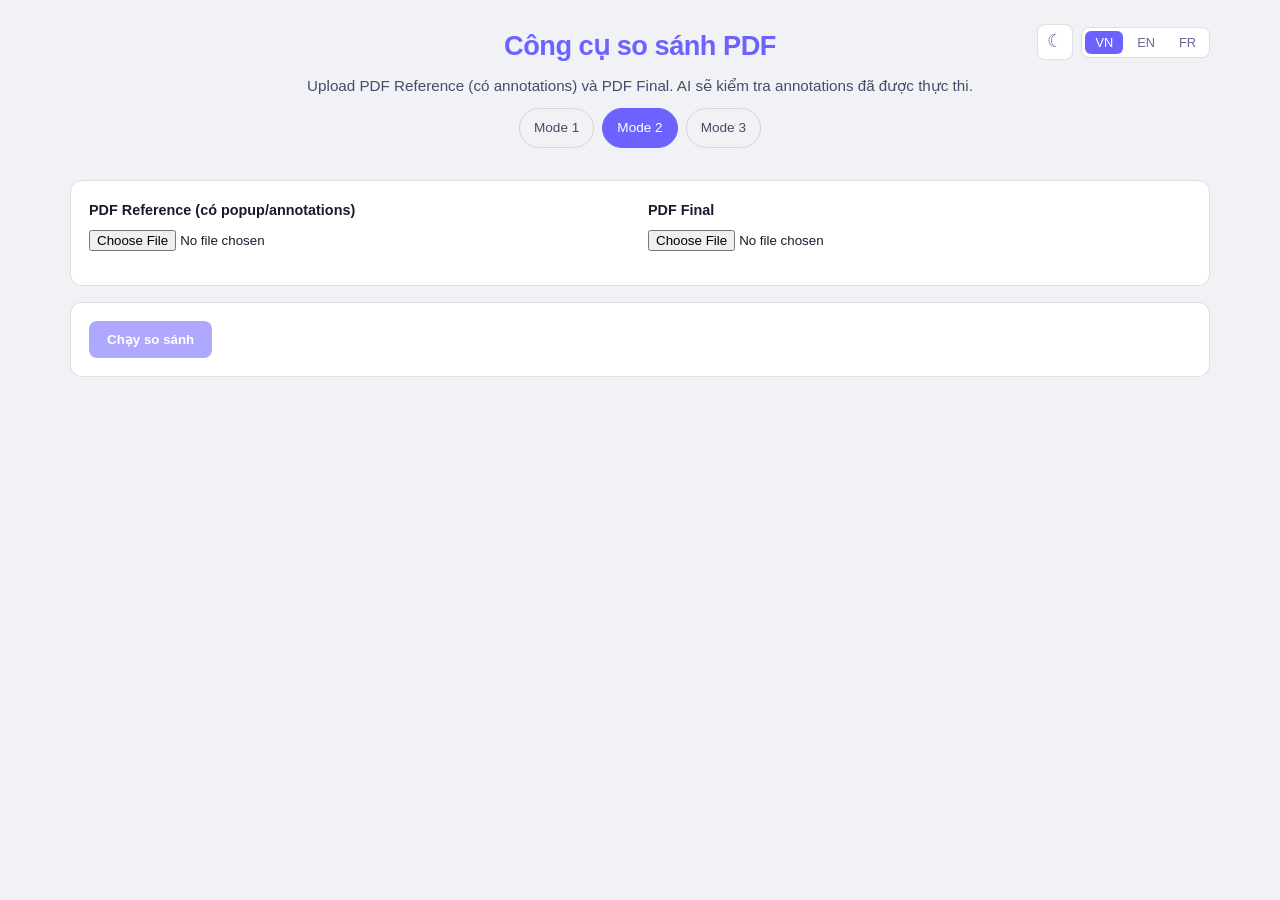
<file: static/mode2/index.html>
<!DOCTYPE html>
<html lang="vi">
<head>
    <meta charset="UTF-8">
    <script>(function(){var t=localStorage.getItem('pdf_tool_theme')||'light';document.documentElement.setAttribute('data-theme',t);})();</script>
    <meta name="viewport" content="width=device-width, initial-scale=1.0">
    <title>Mode 2 - So sánh PDF Annotations</title>
    <meta name="description" content="Kiểm tra popup annotations đã được thực thi trong PDF final bằng OpenAI Vision">
    <link rel="stylesheet" href="/static/style.css">
    <link rel="stylesheet" href="/static/mode2/style.css">
</head>
<body>
    <div class="mode2-container">
        <header class="app-header mode2-header">
            <h1 id="header-title">Công cụ so sánh PDF</h1>
            <p class="mode2-desc" id="header-desc">Upload PDF Reference (có annotations) và PDF Final. AI sẽ kiểm tra annotations đã được thực thi.</p>
            <div class="mode-switch-tabs">
                <a class="mode-tab" href="/">Mode 1</a>
                <a class="mode-tab active" href="/mode2">Mode 2</a>
                <a class="mode-tab" href="/mode3">Mode 3</a>
            </div>
            <div class="header-controls">
                <button class="theme-toggle" id="theme-toggle" title="Đổi sáng/tối">
                    <span class="theme-icon theme-sun">○</span>
                    <span class="theme-icon theme-moon">☾</span>
                </button>
                <div class="lang-switcher">
                    <button class="lang-btn" data-lang="vi">VN</button>
                    <button class="lang-btn" data-lang="en">EN</button>
                    <button class="lang-btn" data-lang="fr">FR</button>
                </div>
            </div>
        </header>

        <section class="mode2-upload">
            <div class="mode2-upload-group">
                <label id="label-ref">PDF Reference (có popup/annotations)</label>
                <input type="file" id="refPdf" accept=".pdf" />
                <div class="mode2-preview-wrap"><iframe id="previewRef" title="Preview Reference PDF" src="about:blank"></iframe></div>
            </div>
            <div class="mode2-upload-group">
                <label id="label-final">PDF Final</label>
                <input type="file" id="finalPdf" accept=".pdf" />
                <div class="mode2-preview-wrap"><iframe id="previewFinal" title="Preview Final PDF" src="about:blank"></iframe></div>
            </div>
        </section>

        <section class="mode2-actions">
            <button type="button" id="btnCompare" class="mode2-btn" disabled data-i18n="btnCompare">Chạy so sánh</button>
        </section>

        <section class="mode2-status" id="status" hidden><span id="statusText"></span></section>

        <section class="mode2-result" id="result" hidden>
            <h2 id="results-title">Kết quả</h2>
            <div class="mode2-summary" id="summary"></div>
            <div class="mode2-links">
                <a id="linkView" href="#" target="_blank" rel="noopener">Mở tab mới</a>
                <a id="linkDownload" href="#" download>Tải PDF</a>
            </div>
            <div class="mode2-pdf-view">
                <h3 id="view-pdf">Xem PDF</h3>
                <iframe id="pdfViewer" title="PDF kết quả" src="about:blank"></iframe>
            </div>
        </section>

        <section class="mode2-error" id="error" hidden><p id="errorText"></p></section>
    </div>
    <script src="/static/i18n-shared.js"></script>
    <script src="/static/mode2/app.js"></script>
</body>
</html>
</file>
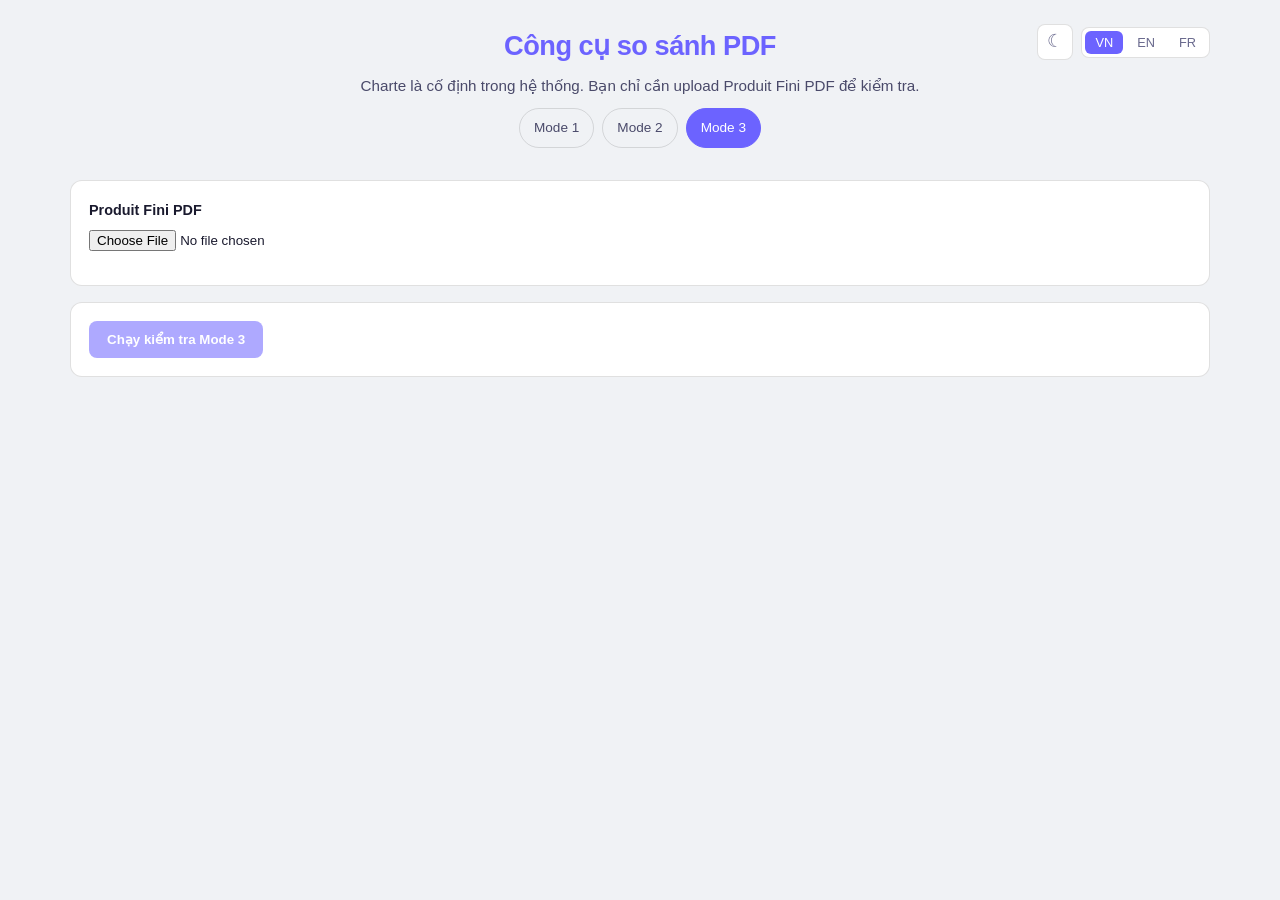
<file: static/mode3/index.html>
<!DOCTYPE html>
<html lang="vi">
<head>
    <meta charset="UTF-8">
    <script>(function(){var t=localStorage.getItem('pdf_tool_theme')||'light';document.documentElement.setAttribute('data-theme',t);})();</script>
    <meta name="viewport" content="width=device-width, initial-scale=1.0">
    <title>Mode 3 - Charte Compliance</title>
    <link rel="stylesheet" href="/static/style.css">
    <link rel="stylesheet" href="/static/mode2/style.css">
</head>
<body>
    <div class="mode2-container">
        <header class="app-header mode2-header">
            <h1 id="header-title">Công cụ so sánh PDF</h1>
            <p class="mode2-desc" id="header-desc">Charte là cố định trong hệ thống. Bạn chỉ cần upload Produit Fini PDF để kiểm tra.</p>
            <div class="mode-switch-tabs">
                <a class="mode-tab" href="/">Mode 1</a>
                <a class="mode-tab" href="/mode2">Mode 2</a>
                <a class="mode-tab active" href="/mode3">Mode 3</a>
            </div>
            <div class="header-controls">
                <button class="theme-toggle" id="theme-toggle" title="Đổi sáng/tối">
                    <span class="theme-icon theme-sun">○</span>
                    <span class="theme-icon theme-moon">☾</span>
                </button>
                <div class="lang-switcher">
                    <button class="lang-btn" data-lang="vi">VN</button>
                    <button class="lang-btn" data-lang="en">EN</button>
                    <button class="lang-btn" data-lang="fr">FR</button>
                </div>
            </div>
        </header>

        <section class="mode2-upload">
            <div class="mode2-upload-group" style="grid-column: 1 / -1;">
                <label id="label-produit">Produit Fini PDF</label>
                <input type="file" id="finalPdf" accept=".pdf" />
                <div class="mode2-preview-wrap"><iframe id="previewFinal" src="about:blank"></iframe></div>
            </div>
        </section>

        <section class="mode2-actions">
            <button id="btnCheck" class="mode2-btn" disabled>Chạy kiểm tra Mode 3</button>
        </section>

        <section class="mode2-status" id="status" hidden><span id="statusText"></span></section>

        <section class="mode2-result" id="result" hidden>
            <h2 id="results-title">Kết quả Mode 3</h2>
            <div id="charteInfo" class="mode2-summary"></div>
            <div id="hardSummary" class="mode2-summary"></div>
            <div id="softSummary" class="mode2-summary"></div>
            <div class="mode2-links">
                <a id="linkView" href="#" target="_blank" rel="noopener">Mở PDF kết quả</a>
                <a id="linkDownload" href="#" download>Tải PDF</a>
                <a id="linkReport" href="#" target="_blank" rel="noopener">Xem report JSON</a>
            </div>
            <div class="mode2-pdf-view">
                <h3 id="view-pdf">Xem PDF</h3>
                <iframe id="pdfViewer" src="about:blank"></iframe>
            </div>
        </section>

        <section class="mode2-error" id="error" hidden><p id="errorText"></p></section>
    </div>
    <script src="/static/i18n-shared.js"></script>
    <script src="/static/mode3/app.js"></script>
</body>
</html>
</file>
<file: static/style.css>
:root {
    /* Light theme */
    --bg-primary: #f8f9fc;
    --bg-secondary: #ffffff;
    --bg-card: #ffffff;
    --bg-card-hover: #f0f2f8;
    --bg-input: #ffffff;
    --border-color: rgba(0, 0, 0, 0.12);
    --border-active: rgba(108, 99, 255, 0.5);

    --text-primary: #1a1a2e;
    --text-secondary: #4a4a6a;
    --text-muted: #6a6a8e;

    --accent-primary: #6c63ff;
    --accent-secondary: #00a884;
    --accent-warning: #e6a23c;
    --accent-danger: #f56c6c;
    --accent-info: #409eff;

    --pass-color: #1a7d37;
    --fail-color: #c0392b;
    --unclear-color: #856404;

    --bg-accent: #6c63ff;
    --bg-page: #f0f2f5;
    --gradient-primary: linear-gradient(135deg, #6c63ff 0%, #5a52e0 100%);

    --shadow-sm: 0 2px 8px rgba(0,0,0,0.08);
    --shadow-md: 0 4px 20px rgba(0,0,0,0.1);
    --shadow-lg: 0 8px 40px rgba(0,0,0,0.12);
    --shadow-glow: 0 0 20px rgba(108, 99, 255, 0.15);
}

/* Dark theme */
[data-theme="dark"] {
    --gradient-primary: linear-gradient(135deg, #7c75ff 0%, #6a62e8 100%);
    --bg-primary: #0f0f1a;
    --bg-secondary: #1a1a2e;
    --bg-card: rgba(30, 30, 55, 0.9);
    --bg-card-hover: rgba(40, 40, 70, 0.95);
    --bg-input: rgba(20, 20, 40, 0.9);
    --border-color: rgba(100, 100, 180, 0.2);
    --border-active: rgba(120, 120, 220, 0.5);

    --text-primary: #e8e8f0;
    --text-secondary: #b8b8d0;
    --text-muted: #9090b0;

    --pass-color: #5dd879;
    --fail-color: #ff6b6b;
    --unclear-color: #ffc857;
    --accent-warning: #ffb347;

    --bg-page: #0f0f1a;

    --shadow-sm: 0 2px 8px rgba(0,0,0,0.3);
    --shadow-md: 0 4px 20px rgba(0,0,0,0.4);
    --shadow-lg: 0 8px 40px rgba(0,0,0,0.5);
    --shadow-glow: 0 0 20px rgba(108, 99, 255, 0.2);
}

:root {
    --radius-sm: 8px;
    --radius-md: 12px;
    --radius-lg: 16px;
    --radius-xl: 20px;

    --transition-fast: 150ms ease;
    --transition-normal: 250ms ease;
    --transition-slow: 400ms cubic-bezier(0.4, 0, 0.2, 1);
}

/* === Reset & Base === */
*, *::before, *::after {
    box-sizing: border-box;
    margin: 0;
    padding: 0;
}

body {
    font-family: 'Inter', -apple-system, BlinkMacSystemFont, sans-serif;
    background: var(--bg-page);
    color: var(--text-primary);
    min-height: 100vh;
    line-height: 1.6;
    -webkit-font-smoothing: antialiased;
}

/* === Mode panels (SPA) === */
.mode-panel.hidden { display: none !important; }
.mode-panel { margin-top: 0; }
.file-selected-row { margin-top: 10px; display: flex; align-items: center; gap: 10px; }
.file-selected-row .file-name { flex: 1; font-size: 0.9rem; }
.file-selected-row .btn-clear { padding: 4px 10px; font-size: 0.8rem; }

/* === Layout === */
.app-container {
    max-width: 1400px;
    margin: 0 auto;
    padding: 24px 20px 60px;
}

.main-layout {
    display: grid;
    grid-template-columns: 1fr 1fr;
    grid-template-rows: auto auto;
    gap: 24px;
    align-items: start;
}

#card-step1 {
    grid-column: 1 / 2;
}

#card-step2-wrapper {
    grid-column: 2 / 3;
}

#result-section-wrapper {
    grid-column: 1 / 3;
    display: flex;
    flex-direction: column;
    gap: 24px;
}

.layout-left, .layout-right {
    display: contents; /* Let grid handle placement */
}

/* === Header === */
.app-header {
    text-align: center;
    margin-bottom: 40px;
    position: relative;
}

.app-header h1 {
    font-size: 2rem;
    font-weight: 700;
    color: var(--accent-primary);
    margin-bottom: 6px;
    letter-spacing: -0.5px;
}

.app-header p {
    color: var(--text-secondary);
    font-size: 0.95rem;
}

.header-controls {
    position: absolute;
    top: 0;
    right: 0;
    display: flex;
    gap: 8px;
    align-items: center;
}

/* === Theme Toggle === */
.theme-toggle {
    width: 36px;
    height: 36px;
    padding: 0;
    border: 1px solid var(--border-color);
    border-radius: var(--radius-sm);
    background: var(--bg-card);
    color: var(--text-muted);
    cursor: pointer;
    display: flex;
    align-items: center;
    justify-content: center;
    transition: all var(--transition-fast);
}
.theme-toggle:hover {
    color: var(--text-primary);
    background: rgba(108, 99, 255, 0.15);
    border-color: var(--border-active);
}
.theme-toggle .theme-icon {
    display: flex;
    align-items: center;
    justify-content: center;
}
.theme-toggle .theme-icon { color: inherit; font-size: 1.1rem; line-height: 1; }
.theme-toggle .theme-icon svg { width: 18px; height: 18px; }
.theme-toggle .theme-sun { display: none; }
.theme-toggle .theme-moon { display: flex; }
[data-theme="dark"] .theme-toggle .theme-sun { display: flex; }
[data-theme="dark"] .theme-toggle .theme-moon { display: none; }

/* === Language Switcher === */
.lang-switcher {
    display: flex;
    gap: 4px;
    background: var(--bg-card);
    backdrop-filter: blur(12px);
    border-radius: var(--radius-sm);
    padding: 3px;
    border: 1px solid var(--border-color);
}

.lang-btn {
    padding: 4px 10px;
    border: none;
    border-radius: 6px;
    background: transparent;
    color: var(--text-muted);
    cursor: pointer;
    font-size: 0.8rem;
    font-weight: 500;
    transition: all var(--transition-fast);
}

.lang-btn.active {
    background: var(--accent-primary);
    color: white;
}

.lang-btn:hover:not(.active) {
    color: var(--text-primary);
    background: rgba(108, 99, 255, 0.15);
}

/* === Cards === */
.card {
    background: var(--bg-card);
    backdrop-filter: blur(16px);
    border: 1px solid var(--border-color);
    border-radius: var(--radius-lg);
    padding: 28px;
    margin-bottom: 20px;
    transition: all var(--transition-normal);
    position: relative;
    overflow: hidden;
}

.card::before {
    content: '';
    position: absolute;
    top: 0;
    left: 0;
    right: 0;
    height: 2px;
    background: var(--accent-primary);
    opacity: 0;
    transition: opacity var(--transition-normal);
}

.card:hover {
    border-color: var(--border-active);
    box-shadow: var(--shadow-glow);
}

.card:hover::before {
    opacity: 1;
}

.card-title {
    font-size: 1.15rem;
    font-weight: 600;
    margin-bottom: 18px;
    display: flex;
    align-items: center;
    gap: 10px;
}

.card-title .icon {
    font-size: 1.3rem;
}

.step-badge {
    display: inline-flex;
    align-items: center;
    justify-content: center;
    width: 28px;
    height: 28px;
    border-radius: 50%;
    background: var(--gradient-primary);
    color: white;
    font-size: 0.8rem;
    font-weight: 700;
    flex-shrink: 0;
}

/* === Buttons === */
.btn {
    display: inline-flex;
    align-items: center;
    justify-content: center;
    gap: 8px;
    padding: 10px 22px;
    border: none;
    border-radius: var(--radius-sm);
    font-family: inherit;
    font-size: 0.9rem;
    font-weight: 600;
    cursor: pointer;
    transition: all var(--transition-normal);
    text-decoration: none;
    white-space: nowrap;
}

.btn:disabled {
    opacity: 0.45;
    cursor: not-allowed;
}

.btn-primary {
    background: var(--accent-primary);
    color: white;
    box-shadow: 0 4px 15px rgba(108, 99, 255, 0.2);
}

.btn-primary:hover:not(:disabled) {
    transform: translateY(-2px);
    box-shadow: 0 6px 25px rgba(108, 99, 255, 0.45);
}

.btn-primary:active:not(:disabled) {
    transform: translateY(0);
}

.btn-secondary {
    background: rgba(255,255,255,0.06);
    color: var(--text-primary);
    border: 1px solid var(--border-color);
}

.btn-secondary:hover:not(:disabled) {
    background: rgba(255,255,255,0.12);
    border-color: var(--border-active);
}

.btn-danger {
    background: rgba(255, 107, 107, 0.15);
    color: var(--accent-danger);
    border: 1px solid rgba(255, 107, 107, 0.3);
}

.btn-danger:hover:not(:disabled) {
    background: rgba(255, 107, 107, 0.25);
}

.btn-sm {
    padding: 6px 14px;
    font-size: 0.8rem;
}

.btn-full {
    width: 100%;
}

.btn-group {
    display: flex;
    gap: 10px;
    flex-wrap: wrap;
}

/* === Form elements === */
.form-group {
    margin-bottom: 18px;
}

.form-label {
    display: block;
    font-size: 0.85rem;
    font-weight: 500;
    color: var(--text-secondary);
    margin-bottom: 6px;
}

.form-select {
    width: 100%;
    padding: 10px 14px;
    background: var(--bg-input);
    border: 1px solid var(--border-color);
    border-radius: var(--radius-sm);
    color: var(--text-primary);
    font-family: inherit;
    font-size: 0.9rem;
    cursor: pointer;
    transition: border-color var(--transition-fast);
    appearance: none;
    background-image: url("data:image/svg+xml,%3Csvg xmlns='http://www.w3.org/2000/svg' width='12' height='12' viewBox='0 0 24 24' fill='none' stroke='%23a0a0c0' stroke-width='2'%3E%3Cpolyline points='6 9 12 15 18 9'/%3E%3C/svg%3E");
    background-repeat: no-repeat;
    background-position: right 12px center;
}

.form-select:focus {
    outline: none;
    border-color: var(--accent-primary);
}

.form-select option {
    background: var(--bg-secondary);
    color: var(--text-primary);
}

/* === Radio group === */
.radio-group {
    display: flex;
    gap: 8px;
}

.radio-option {
    flex: 1;
}

.radio-option input[type="radio"] {
    display: none;
}

.radio-option label {
    display: block;
    padding: 10px 16px;
    background: var(--bg-input);
    border: 1px solid var(--border-color);
    border-radius: var(--radius-sm);
    text-align: center;
    cursor: pointer;
    font-size: 0.85rem;
    font-weight: 500;
    color: var(--text-secondary);
    transition: all var(--transition-fast);
}

.radio-option input[type="radio"]:checked + label {
    background: rgba(108, 99, 255, 0.15);
    border-color: var(--accent-primary);
    color: var(--text-primary);
}

.radio-option label:hover {
    border-color: var(--border-active);
    color: var(--text-primary);
}

/* === File upload === */
.upload-zone {
    border: 2px dashed var(--border-color);
    border-radius: var(--radius-md);
    padding: 36px 20px;
    text-align: center;
    cursor: pointer;
    transition: all var(--transition-normal);
    position: relative;
}

.upload-zone:hover,
.upload-zone.dragover {
    border-color: var(--accent-primary);
    background: rgba(108, 99, 255, 0.06);
}

.upload-zone.dragover {
    transform: scale(1.01);
}

.upload-zone .upload-icon {
    font-size: 2.5rem;
    margin-bottom: 10px;
    opacity: 0.7;
}

.upload-zone .upload-title {
    font-size: 0.95rem;
    font-weight: 600;
    margin-bottom: 4px;
}

.upload-zone .upload-hint {
    font-size: 0.8rem;
    color: var(--text-muted);
}

.upload-zone input[type="file"] {
    position: absolute;
    inset: 0;
    opacity: 0;
    cursor: pointer;
    pointer-events: none; /* Click qua dropzone để tránh mở dialog 2 lần */
}

/* === File list === */
.file-list {
    margin-top: 14px;
}

.file-item {
    display: flex;
    align-items: center;
    gap: 10px;
    padding: 10px 14px;
    background: rgba(0, 212, 170, 0.06);
    border: 1px solid rgba(0, 212, 170, 0.2);
    border-radius: var(--radius-sm);
    margin-bottom: 6px;
    font-size: 0.85rem;
    animation: fadeSlideIn 0.3s ease;
}

.file-item .file-icon {
    color: var(--accent-secondary);
}

.file-item .file-name {
    flex: 1;
    font-weight: 500;
}

.file-item .file-remove {
    color: var(--text-muted);
    cursor: pointer;
    padding: 2px 6px;
    border-radius: 4px;
    transition: all var(--transition-fast);
}

.file-item .file-remove:hover {
    color: var(--accent-danger);
    background: rgba(255, 107, 107, 0.15);
}

/* === Status chips === */
.status-chip {
    display: inline-flex;
    align-items: center;
    gap: 6px;
    padding: 5px 12px;
    border-radius: 20px;
    font-size: 0.78rem;
    font-weight: 600;
}

.chip-success {
    background: rgba(0, 212, 170, 0.12);
    color: var(--accent-secondary);
    border: 1px solid rgba(0, 212, 170, 0.25);
}

.chip-warning {
    background: rgba(255, 179, 71, 0.12);
    color: var(--accent-warning);
    border: 1px solid rgba(255, 179, 71, 0.25);
}

.chip-error {
    background: rgba(255, 107, 107, 0.12);
    color: var(--accent-danger);
    border: 1px solid rgba(255, 107, 107, 0.25);
}

.chip-info {
    background: rgba(108, 99, 255, 0.12);
    color: #a8a0ff;
    border: 1px solid rgba(108, 99, 255, 0.25);
}

/* === Progress bar === */
.progress-wrapper {
    margin: 18px 0;
}

.progress-bar-bg {
    width: 100%;
    height: 6px;
    background: rgba(255,255,255,0.06);
    border-radius: 3px;
    overflow: hidden;
}

.progress-bar-fill {
    height: 100%;
    background: var(--accent-primary);
    border-radius: 3px;
    transition: width 0.5s cubic-bezier(0.4, 0, 0.2, 1);
    position: relative;
}

svg {
    width: 20px;
    height: 20px;
    stroke-width: 2;
    vertical-align: middle;
}

.icon-lg svg {
    width: 32px;
    height: 32px;
}

.spinner-icon svg {
    animation: rotate 2s linear infinite;
}

@keyframes rotate {
    from { transform: rotate(0deg); }
    to { transform: rotate(360deg); }
}

.icon-danger {
    color: var(--accent-danger);
}

.card-title i {
    margin-right: 8px;
    color: var(--accent-primary);
}

.progress-bar-fill::after {
    content: '';
    position: absolute;
    top: 0;
    left: 0;
    right: 0;
    bottom: 0;
    background: linear-gradient(90deg,
        transparent,
        rgba(255,255,255,0.2),
        transparent
    );
    animation: shimmer 1.5s infinite;
}

.progress-text {
    display: flex;
    justify-content: space-between;
    font-size: 0.78rem;
    color: var(--text-secondary);
    margin-top: 6px;
}

/* === Log / Progress messages === */
.log-container {
    max-height: 240px;
    overflow-y: auto;
    background: var(--bg-input);
    border: 1px solid var(--border-color);
    border-radius: var(--radius-sm);
    padding: 12px;
    font-family: 'JetBrains Mono', 'Fira Code', monospace;
    font-size: 0.78rem;
    line-height: 1.8;
}

.log-container::-webkit-scrollbar {
    width: 4px;
}

.log-container::-webkit-scrollbar-track {
    background: transparent;
}

.log-container::-webkit-scrollbar-thumb {
    background: var(--border-color);
    border-radius: 2px;
}

.log-line {
    animation: fadeIn 0.2s ease;
}

.log-line.log-done {
    color: var(--accent-secondary);
}

.log-line.log-running {
    color: var(--accent-info);
}

.log-line.log-error {
    color: var(--accent-danger);
}

.log-line.log-warning {
    color: var(--accent-warning);
}

/* === Metrics grid === */
.metrics-grid {
    display: grid;
    grid-template-columns: repeat(auto-fit, minmax(140px, 1fr));
    gap: 12px;
    margin: 18px 0;
}

.metric-card {
    background: rgba(108, 99, 255, 0.05);
    border: 1px solid var(--border-color);
    border-radius: var(--radius-md);
    padding: 16px;
    text-align: center;
}

.metric-value {
    font-size: 1.8rem;
    font-weight: 700;
    color: var(--accent-primary);
}

.metric-label {
    font-size: 0.75rem;
    color: var(--text-muted);
    text-transform: uppercase;
    letter-spacing: 0.5px;
    margin-top: 4px;
}

/* === Result cards === */
.result-card {
    background: rgba(255, 255, 255, 0.02);
    border: 1px solid var(--border-color);
    border-radius: var(--radius-md);
    padding: 20px;
    margin-bottom: 14px;
    animation: fadeSlideIn 0.4s ease;
}

.result-header {
    display: flex;
    align-items: center;
    justify-content: space-between;
    margin-bottom: 14px;
}

.result-title {
    font-weight: 600;
    font-size: 0.95rem;
    display: flex;
    align-items: center;
    gap: 8px;
}

/* === PDF preview === */
.metric-card.metric-warning .metric-value {
    color: var(--accent-danger);
    font-weight: 700;
}

.pdf-preview {
    width: 100%;
    height: 700px;
    border: 1px solid var(--border-color);
    border-radius: var(--radius-md);
    overflow: hidden;
    margin-top: 14px;
    background: #ffffff; /* Explicit background for PDF */
}

.pdf-preview iframe {
    width: 100%;
    height: 100%;
    border: none;
}

/* === Alerts === */
.alert {
    padding: 12px 16px;
    border-radius: var(--radius-sm);
    font-size: 0.85rem;
    margin-bottom: 14px;
    display: flex;
    align-items: flex-start;
    gap: 10px;
    animation: fadeSlideIn 0.3s ease;
}

.alert-info {
    background: rgba(108, 99, 255, 0.08);
    border: 1px solid rgba(108, 99, 255, 0.2);
    color: #b0a8ff;
}

.alert-success {
    background: rgba(0, 212, 170, 0.08);
    border: 1px solid rgba(0, 212, 170, 0.2);
    color: var(--accent-secondary);
}

.alert-warning {
    background: rgba(255, 179, 71, 0.08);
    border: 1px solid rgba(255, 179, 71, 0.2);
    color: var(--accent-warning);
}

.alert-error {
    background: rgba(255, 107, 107, 0.08);
    border: 1px solid rgba(255, 107, 107, 0.2);
    color: var(--accent-danger);
}

/* === Processed PDF List === */
.pdf-list {
    display: grid;
    gap: 8px;
}

.pdf-list-item {
    display: flex;
    align-items: center;
    gap: 12px;
    padding: 12px 16px;
    background: var(--bg-input);
    border: 1px solid var(--border-color);
    border-radius: var(--radius-sm);
    cursor: pointer;
    transition: all var(--transition-fast);
}

.pdf-list-item:hover {
    border-color: var(--accent-primary);
    background: rgba(108, 99, 255, 0.06);
}

.pdf-list-item.selected {
    border-color: var(--accent-primary);
    background: rgba(108, 99, 255, 0.1);
}

.pdf-list-item .pdf-icon {
    font-size: 1.3rem;
}

.pdf-list-item .pdf-details {
    flex: 1;
}

.pdf-list-item .pdf-name {
    font-weight: 600;
    font-size: 0.9rem;
}

.pdf-list-item .pdf-meta {
    font-size: 0.75rem;
    color: var(--text-muted);
    margin-top: 2px;
}

.file-meta-muted {
    font-size: 0.72rem;
    color: var(--text-muted);
    opacity: 0.72;
    margin-top: 2px;
}

/* === Confirmation dialog === */
.dialog-overlay {
    position: fixed;
    inset: 0;
    background: rgba(0, 0, 0, 0.6);
    backdrop-filter: blur(4px);
    display: flex;
    align-items: center;
    justify-content: center;
    z-index: 1000;
    animation: fadeIn 0.2s ease;
}

.dialog-box {
    background: var(--bg-secondary);
    border: 1px solid var(--border-color);
    border-radius: var(--radius-lg);
    padding: 28px;
    max-width: 420px;
    width: 90%;
    box-shadow: var(--shadow-lg);
    animation: scaleIn 0.25s ease;
}

.dialog-title {
    font-size: 1.1rem;
    font-weight: 600;
    margin-bottom: 12px;
}

.dialog-body {
    font-size: 0.9rem;
    color: var(--text-secondary);
    margin-bottom: 20px;
    line-height: 1.5;
}

.dialog-actions {
    display: flex;
    gap: 10px;
    justify-content: flex-end;
}

/* === Hidden === */
.hidden {
    display: none !important;
}

/* === Divider === */
.divider {
    height: 1px;
    background: var(--border-color);
    margin: 24px 0;
}

/* === Spinner === */
.spinner {
    display: inline-block;
    width: 18px;
    height: 18px;
    border: 2px solid rgba(255,255,255,0.15);
    border-top-color: var(--accent-primary);
    border-radius: 50%;
    animation: spin 0.7s linear infinite;
}

/* === Animations === */
@keyframes fadeIn {
    from { opacity: 0; }
    to { opacity: 1; }
}

@keyframes fadeSlideIn {
    from {
        opacity: 0;
        transform: translateY(10px);
    }
    to {
        opacity: 1;
        transform: translateY(0);
    }
}

@keyframes scaleIn {
    from {
        opacity: 0;
        transform: scale(0.92);
    }
    to {
        opacity: 1;
        transform: scale(1);
    }
}

@keyframes spin {
    to { transform: rotate(360deg); }
}

@keyframes shimmer {
    0% { transform: translateX(-100%); }
    100% { transform: translateX(100%); }
}

@keyframes pulse {
    0%, 100% { opacity: 1; }
    50% { opacity: 0.5; }
}

/* === Responsive === */
@media (max-width: 640px) {
    .app-container {
        padding: 14px 12px 40px;
    }

    .app-header h1 {
        font-size: 1.5rem;
    }

    .header-controls {
        position: static;
        justify-content: center;
        margin-top: 12px;
    }

    .card {
        padding: 18px;
    }

    .radio-group {
        flex-direction: column;
    }

    .metrics-grid {
        grid-template-columns: repeat(2, 1fr);
    }

    .btn-group {
        flex-direction: column;
    }
}

.mode-switch-tabs {
    display: flex;
    gap: 8px;
    justify-content: center;
    margin: 10px 0 16px;
}

.mode-tab {
    display: inline-block;
    padding: 8px 14px;
    border: 1px solid var(--border-color);
    border-radius: 999px;
    color: var(--text-secondary);
    text-decoration: none;
    font-size: 0.85rem;
    font-family: inherit;
    background: transparent;
    cursor: pointer;
    transition: all var(--transition-fast);
}
.mode-tab:focus {
    outline: none;
}

.mode-tab:hover {
    color: var(--text-primary);
    border-color: var(--border-active);
}

.mode-tab.active {
    color: #fff;
    background: var(--accent-primary);
    border-color: var(--accent-primary);
}
</file>
<file: static/mode2/style.css>
/* Mode 2 and Mode 3 shared styles */
.mode3-layout {
    display: grid;
    grid-template-columns: minmax(0, 500px) 1fr;
    gap: 24px;
    align-items: start;
}
.mode3-left { min-width: 0; display: flex; justify-content: center; }
.mode3-right { min-width: 0; display: flex; flex-direction: column; gap: 24px; }
@media (max-width: 900px) {
    .mode3-layout { grid-template-columns: 1fr; }
}

.mode2-container {
    max-width: 1180px;
    margin: 0 auto;
    padding: 24px 20px 56px;
}

.mode2-header.app-header {
    margin-bottom: 32px;
}

.mode2-back {
    display: inline-block;
    color: var(--text-secondary, #a0a0c0);
    text-decoration: none;
    margin-bottom: 12px;
    font-size: 0.9rem;
}

.mode2-back:hover {
    color: var(--accent-primary, #6c63ff);
}

.mode2-header h1 {
    font-size: 1.7rem;
    font-weight: 700;
    color: var(--accent-primary, #6c63ff);
    margin-bottom: 6px;
}

.mode2-desc {
    color: var(--text-secondary, #a0a0c0);
    font-size: 0.95rem;
}

.mode2-upload,
.mode2-result,
.mode2-error,
.mode2-status,
.mode2-actions {
    background: var(--bg-card, rgba(30, 30, 55, 0.7));
    border: 1px solid var(--border-color, rgba(100, 100, 180, 0.2));
    border-radius: 12px;
    padding: 18px;
    margin-bottom: 16px;
}

.mode2-upload {
    display: grid;
    grid-template-columns: 1fr 1fr;
    gap: 16px;
}

.mode2-upload-group {
    display: flex;
    flex-direction: column;
    gap: 8px;
}

.mode2-upload-group label {
    font-size: 0.9rem;
    font-weight: 600;
}

.mode2-upload-group .upload-zone input[type="file"] {
    position: absolute;
    inset: 0;
    opacity: 0;
    cursor: pointer;
    pointer-events: none; /* Click qua dropzone để tránh mở dialog 2 lần */
}

.mode2-preview-wrap {
    margin-top: 8px;
}

.mode2-preview-wrap iframe {
    width: 100%;
    height: 380px;
    border: 1px solid var(--border-color, rgba(100, 100, 180, 0.2));
    border-radius: 8px;
    background: #fff;
    display: none;
}

.mode2-btn {
    padding: 11px 18px;
    background: var(--accent-primary, #6c63ff);
    color: #fff;
    border: none;
    border-radius: 8px;
    font-weight: 600;
    cursor: pointer;
}

.mode2-btn:hover:not(:disabled) {
    filter: brightness(1.06);
}

.mode2-btn:disabled {
    opacity: 0.55;
    cursor: not-allowed;
}

.mode2-summary {
    display: flex;
    flex-wrap: wrap;
    gap: 10px 18px;
    margin-bottom: 12px;
}

.mode2-links {
    display: flex;
    gap: 14px;
    flex-wrap: wrap;
}

.mode2-links a {
    color: var(--accent-secondary, #0ee7b8);
    text-decoration: none;
}

.mode2-links a:hover {
    text-decoration: underline;
}

.mode2-pdf-view {
    margin-top: 12px;
}
.mode2-pdf-view iframe {
    width: 100%;
    height: 400px;
    border: 1px solid var(--border-color, rgba(100, 100, 180, 0.2));
    border-radius: 8px;
    background: #fff;
}

.mode2-error {
    background: rgba(255, 107, 107, 0.12);
    border-color: rgba(255, 107, 107, 0.35);
    color: #ff9d9d;
}

.mode2-gpt-images {
    margin-top: 14px;
}

.mode2-gpt-images-list {
    display: grid;
    grid-template-columns: repeat(auto-fill, minmax(180px, 1fr));
    gap: 12px;
}

.mode2-gpt-images-list a {
    display: flex;
    flex-direction: column;
    gap: 6px;
    text-decoration: none;
    color: var(--text-primary, #e8e8f0);
    background: rgba(20, 20, 40, 0.92);
    border: 1px solid var(--border-color, rgba(100, 100, 180, 0.2));
    border-radius: 8px;
    padding: 8px;
}

.mode2-gpt-images-list img {
    width: 100%;
    height: 120px;
    object-fit: cover;
    border-radius: 6px;
    border: 1px solid var(--border-color, rgba(100, 100, 180, 0.2));
}

.mode2-gpt-images-list span {
    font-size: 12px;
    word-break: break-word;
}

@media (max-width: 900px) {
    .mode2-upload {
        grid-template-columns: 1fr;
    }

    .mode2-pdf-view iframe {
        height: 500px;
    }
}

/* ---- Mode 3 Result Styles ---- */
.mode3-summary-badges {
    display: flex;
    flex-wrap: wrap;
    gap: 8px;
    margin-bottom: 12px;
}
.mode3-badge {
    display: inline-flex;
    align-items: center;
    padding: 4px 12px;
    border-radius: 20px;
    font-size: 0.82rem;
    font-weight: 600;
    letter-spacing: 0.02em;
}
.mode3-badge-total { background: var(--bg-card, #f0f0f0); color: var(--text-primary, #333); border: 1px solid var(--border-color, #ddd); }
.mode3-badge-pass  { background: rgba(40, 167, 69, 0.12); color: var(--pass-color, #1a7d37); }
.mode3-badge-fail  { background: rgba(220, 53, 69, 0.12); color: var(--fail-color, #c0392b); }
.mode3-badge-unclear { background: rgba(255, 193, 7, 0.15); color: var(--unclear-color, #856404); }

.mode3-zones-info { margin-bottom: 12px; }
.mode3-zones-label { font-size: 0.82rem; color: var(--text-muted, #888); }
.mode3-summary-note { font-size: 0.85rem; color: var(--text-secondary, #555); margin-bottom: 12px; padding: 10px 12px; background: var(--bg-card); border-radius: 8px; border: 1px solid var(--border-color); }
.mode3-all-passed { padding: 20px; text-align: center; font-size: 0.95rem; color: var(--text-secondary); background: rgba(40, 167, 69, 0.08); border-radius: 8px; border: 1px solid rgba(40, 167, 69, 0.25); }
.mode3-empty-msg { color: var(--text-muted); font-size: 0.85rem; }

.mode3-rule-table-wrap {
    overflow-x: auto;
    margin-bottom: 16px;
    max-height: 420px;
    overflow-y: auto;
}
.mode3-rule-table {
    width: 100%;
    border-collapse: collapse;
    font-size: 0.82rem;
}
.mode3-rule-table th {
    text-align: left;
    padding: 6px 10px;
    border-bottom: 2px solid var(--border-color, #ddd);
    position: sticky;
    top: 0;
    background: var(--bg-card, #fff);
    color: var(--text-primary, #333);
    z-index: 1;
    font-weight: 600;
}
.mode3-rule-table td {
    padding: 5px 10px;
    border-bottom: 1px solid var(--border-color, #eee);
    vertical-align: top;
    color: var(--text-primary, #333);
}
.mode3-type-header { background: var(--bg-card, #f5f5f5); border-top: 1px solid var(--border-color, #e0e0e0); }
.mode3-type-header td { padding: 10px 12px; font-size: 0.9rem; }
.mode3-row-pass  { background: rgba(40, 167, 69, 0.05); }
.mode3-row-fail  { background: rgba(220, 53, 69, 0.06); }
.mode3-row-unclear { background: rgba(255, 193, 7, 0.06); }

.mode3-status-chip {
    display: inline-flex;
    align-items: center;
    gap: 3px;
    padding: 2px 8px;
    border-radius: 12px;
    font-size: 0.78rem;
    font-weight: 600;
    white-space: nowrap;
}
.mode3-status-pass    { background: rgba(40,167,69,0.15); color: var(--pass-color, #1a7d37); }
.mode3-status-fail    { background: rgba(220,53,69,0.15); color: var(--fail-color, #c0392b); }
.mode3-status-unclear { background: rgba(255,193,7,0.18); color: var(--unclear-color, #856404); }

.mode3-sev {
    display: inline-block;
    padding: 1px 6px;
    border-radius: 8px;
    font-size: 0.75rem;
    font-weight: 500;
}
.mode3-sev-blocker { background: rgba(220,53,69,0.12); color: var(--fail-color, #c0392b); }
.mode3-sev-major   { background: rgba(255,152,0,0.12); color: var(--accent-warning, #e65100); }
.mode3-sev-minor   { background: rgba(158,158,158,0.12); color: var(--text-muted, #616161); }

.mode3-reason {
    max-width: 280px;
    word-break: break-word;
    color: var(--text-secondary, #555);
}

.mode3-soft-section {
    margin-bottom: 12px;
    padding: 12px;
    background: var(--bg-card, #f9f9f9);
    border: 1px solid var(--border-color, #eee);
    border-radius: 8px;
}
.mode3-soft-header { font-size: 0.9rem; margin-bottom: 6px; color: var(--text-primary, #333); }
.mode3-soft-reason { font-size: 0.82rem; color: var(--text-secondary, #555); margin-bottom: 8px; }
.mode3-soft-issues {
    margin: 0;
    padding-left: 18px;
    font-size: 0.82rem;
    color: var(--text-primary, #333);
}
.mode3-soft-issues li { margin-bottom: 3px; }

/* ---- Mode 3 Debug Panel ---- */
.mode3-debug-panel {
    margin: 16px 0;
    display: flex;
    flex-direction: column;
    gap: 8px;
}
.mode3-debug-panel details {
    border: 1px solid var(--border-color, #ddd);
    border-radius: 8px;
    overflow: hidden;
}
.mode3-debug-panel details[open] {
    border-color: var(--accent-primary, #6c5ce7);
}
.mode3-debug-title {
    padding: 10px 14px;
    font-size: 0.85rem;
    font-weight: 600;
    cursor: pointer;
    background: var(--bg-card, #f5f5f5);
    color: var(--text-primary, #333);
    user-select: none;
}
.mode3-debug-title:hover {
    background: var(--bg-card-hover, #ececec);
}

.mode3-debug-images {
    padding: 12px;
}
.mode3-debug-img-wrap {
    margin-bottom: 8px;
}
.mode3-debug-img-wrap img {
    width: 100%;
    border-radius: 6px;
    border: 1px solid var(--border-color, #ddd);
}
.mode3-debug-img-label {
    text-align: center;
    font-size: 0.78rem;
    color: var(--text-secondary, #555);
    margin-top: 4px;
}

.mode3-debug-crops {
    padding: 12px;
    display: grid;
    grid-template-columns: repeat(auto-fill, minmax(140px, 1fr));
    gap: 10px;
}
.mode3-crop-card {
    border: 1px solid var(--border-color, #ddd);
    border-radius: 8px;
    overflow: hidden;
    background: var(--bg-card, #fff);
}
.mode3-crop-pair {
    display: grid;
    grid-template-columns: 1fr 1fr;
    gap: 2px;
}
.mode3-crop-pair img:only-child {
    grid-column: 1 / -1;
}
.mode3-crop-card img {
    width: 100%;
    display: block;
    max-height: 160px;
    object-fit: contain;
    background: var(--bg-input, #f0f0f0);
}
.mode3-crop-mask {
    background: var(--bg-secondary, #1a1a2e) !important;
}
.mode3-crop-seg {
    font-size: 0.68rem;
    color: var(--accent-primary, #6c5ce7);
    font-weight: 500;
}
.mode3-crop-label {
    padding: 6px 8px;
    display: flex;
    flex-direction: column;
    gap: 2px;
}
.mode3-crop-class {
    font-size: 0.78rem;
    font-weight: 600;
    color: var(--text-primary, #333);
}
.mode3-crop-dim {
    font-size: 0.72rem;
    color: var(--text-secondary, #555);
}
.mode3-crop-gpt {
    border-color: var(--accent-primary, #6c5ce7);
}
.mode3-crop-yolo {
    border-color: var(--border-color, #999);
}
.mode3-debug-empty {
    padding: 12px;
    text-align: center;
    font-size: 0.82rem;
    color: var(--text-muted, #888);
}
</file>
